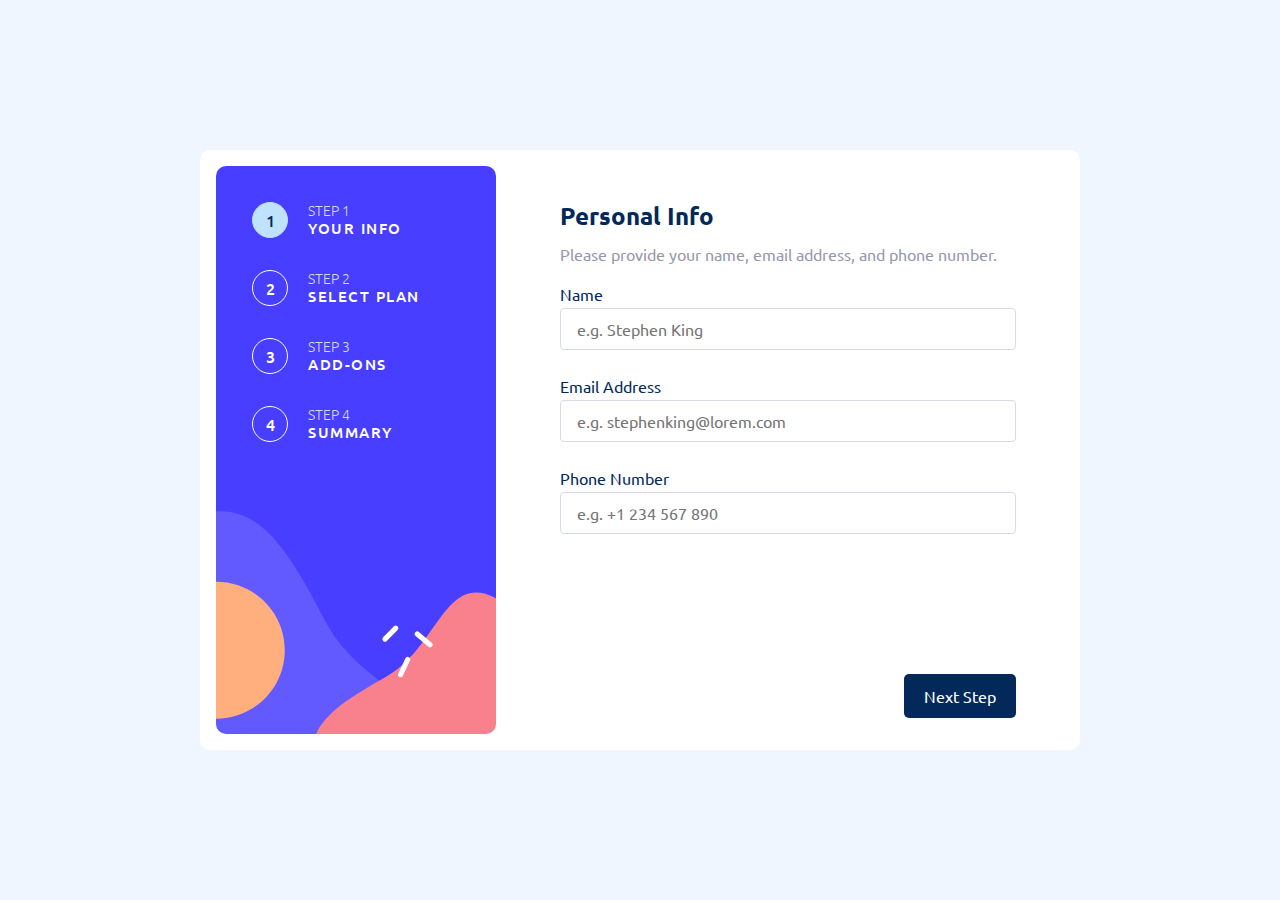
<file: index.html>
<!DOCTYPE html>
<html lang="en">
  <head>
    <meta charset="UTF-8" />
    <meta name="viewport" content="width=device-width, initial-scale=1.0" />
    <!-- displays site properly based on user's device -->

    <link
      rel="icon"
      type="image/png"
      sizes="32x32"
      href="./assets/images/favicon-32x32.png"
    />

    <link rel="preconnect" href="https://fonts.googleapis.com" />
    <link rel="preconnect" href="https://fonts.gstatic.com" crossorigin />
    <link
      href="https://fonts.googleapis.com/css2?family=Ubuntu:ital,wght@0,300;0,400;0,500;0,700;1,400;1,700&display=swap"
      rel="stylesheet"
    />

    <link rel="stylesheet" href="styles.css" />

    <title>Frontend Mentor | Multi-step form</title>

    <!-- Feel free to remove these styles or customise in your own stylesheet 👍 -->
    <style>
      .attribution {
        font-size: 11px;
        text-align: center;
      }
      .attribution a {
        color: hsl(228, 45%, 44%);
      }
    </style>
  </head>
  <body>
    <form action="get" id="multiStepForm" class="grid">
      <!-- Sidebar start -->
      <div class="sideBar flex">
        <div class="steps flex">
          <div class="step info flex">
            <span class="number circle active" id="firstCircle"> 1 </span>
            <div class="label desktopView">
              <h2 class="stepTitle">Step 1</h2>
              <h3 class="stepSubheading">Your Info</h3>
            </div>
          </div>
          <div class="step plan flex">
            <span class="number circle" id="secondCircle"> 2 </span>
            <div class="label desktopView">
              <h2 class="stepTitle">Step 2</h2>
              <h3 class="stepSubheading">Select Plan</h3>
            </div>
          </div>
          <div class="step add-on flex">
            <span class="number circle" id="thirdCircle"> 3 </span>
            <div class="label desktopView">
              <h2 class="stepTitle">Step 3</h2>
              <h3 class="stepSubheading">Add-ons</h3>
            </div>
          </div>
          <div class="step summary flex">
            <span class="number circle" id="fourthCircle"> 4 </span>
            <div class="label desktopView">
              <h2 class="stepTitle">Step 4</h2>
              <h3 class="stepSubheading">Summary</h3>
            </div>
          </div>
        </div>
      </div>
      <!-- Sidebar end -->
      <!-- Step 1 start -->
      <div class="tab flex info" id="infoTab">
        <h1 class="formTitle">Personal Info</h1>
        <p class="description">
          Please provide your name, email address, and phone number.
        </p>
        <ul class="formList">
          <li class="formLi" id="nameLi">
            <label for="name">Name</label>
            <input
              type="text"
              name="name"
              id="name"
              placeholder="e.g. Stephen King"
              required
            />
            <p class="fieldInvalid hidden" id="nameError">
              This field is required
            </p>
          </li>
          <li class="formLi" id="emailLi">
            <label for="name">Email Address</label>
            <input
              type="email"
              name="email"
              id="email"
              placeholder="e.g. stephenking@lorem.com"
              required
            />
            <p class="fieldInvalid hidden" id="emailError">
              This field is required
            </p>
          </li>
          <li class="formLi" id="phoneLi">
            <label for="phoneNumber">Phone Number</label>
            <input
              type="tel"
              name="phoneNumber"
              id="phoneNumber"
              placeholder="e.g. +1 234 567 890"
              required
            />
            <p class="fieldInvalid hidden" id="phoneError">
              This field is required
            </p>
          </li>
        </ul>
      </div>
      <!-- Step 1 end -->
      <!-- Step 2 start -->
      <div class="tab flex plan hidden" id="planTab">
        <h1 class="formTitle">Select Your Plan</h1>
        <p class="description">
          You have the option of monthly or yearly billing.
        </p>
        <fieldset class="radioGroup" role="form">
          <input
            type="radio"
            name="plan"
            id="arcade"
            value="arcade"
            checked
            required
          />
          <input type="radio" name="plan" id="advanced" value="advanced" />
          <input type="radio" name="plan" id="pro" value="pro" />
          <label for="arcade" class="planRadioBtn arcadeBtn">
            <img
              src="./assets/images/icon-arcade.svg"
              alt="arcade"
              class="radioBtnImg"
            />
            <h2 class="radioTitle">Arcade</h2>
            <p class="price arcadePrice">$9/mo</p>
            <p class="offer hidden" id="arcadeOffer">2 months free</p>
          </label>
          <label for="advanced" class="planRadioBtn advancedBtn">
            <img
              src="./assets/images/icon-advanced.svg"
              alt="advanced"
              class="radioBtnImg"
            />
            <h2 class="radioTitle">Advanced</h2>
            <p class="price advancedPrice">$12/mo</p>
            <p class="offer hidden" id="advancedOffer">2 months free</p>
          </label>

          <label for="pro" class="planRadioBtn proBtn">
            <img
              src="./assets/images/icon-pro.svg"
              alt="pro"
              class="radioBtnImg"
            />
            <h2 class="radioTitle">Pro</h2>
            <p class="price proPrice">$15/mo</p>
            <p class="offer hidden" id="proOffer">2 months free</p>
          </label>
        </fieldset>
        <div class="billingOptions flex">
          <span class="option monthly">monthly</span>
          <label class="switch yearlySwitch">
            <input id="billingOption" type="checkbox" />
            <span class="slider round"></span>
          </label>
          <span class="option yearly">yearly</span>
        </div>
      </div>
      <!-- Step 2 end -->
      <!-- Step 3 start -->
      <div class="tab flex addOn hidden" id="addOnTab">
        <h1 class="formTitle">Pick add-ons</h1>
        <p class="description">Add-ons help enhance your gaming experience.</p>
        <fieldset class="addOnsGroup" role="form">
          <input
            class="addOnInput"
            type="checkbox"
            name="addOn"
            id="onlineServiceInp"
            value="onlineService"
          />
          <input
            class="addOnInput"
            type="checkbox"
            name="addOn"
            id="largerStorageInp"
            value="largerStorage"
          />

          <input
            class="addOnInput"
            type="checkbox"
            name="addOn"
            id="customizeProfileInp"
            value="customizeProfile"
          />

          <label
            for="onlineServiceInp"
            class="addOnBtn onlineServiceBtn"
            id="onlineService"
          >
            <span class="checkBox">
              <img
                src="./assets/images/icon-checkmark.svg"
                alt=""
                class="checkmarkImg"
              />
            </span>
            <div class="textBox">
              <h2 class="addOnTitle">Online service</h2>
              <p class="subheading">Access to multiplayer games</p>
            </div>
            <p class="price" id="onlineServicePrice">+$10/yr</p>
          </label>
          <label
            for="largerStorageInp"
            class="addOnBtn largerStorageBtn"
            id="largerStorage"
          >
            <span class="checkBox">
              <img
                src="./assets/images/icon-checkmark.svg"
                alt=""
                class="checkmarkImg"
              />
            </span>

            <div class="textBox">
              <h2 class="addOnTitle">Larger storage</h2>
              <p class="subheading">Extra 1TB of cloud save</p>
            </div>
            <p class="price" id="largerStoragePrice">+$20/yr</p>
          </label>
          <label
            for="customizeProfileInp"
            class="addOnBtn customizeProfileBtn"
            id="customizeProfile"
          >
            <span class="checkBox">
              <img
                src="./assets/images/icon-checkmark.svg"
                alt=""
                class="checkmarkImg"
              />
            </span>

            <div class="textBox">
              <h2 class="addOnTitle">Customizable Profile</h2>
              <p class="subheading">Custom theme on your profile</p>
            </div>
            <p class="price" id="customizeProfilePrice">+$20/yr</p>
          </label>
        </fieldset>
      </div>
      <!-- Step 3 end -->
      <!-- Step 4 start 
        
      -->

      <div class="tab flex finishing hidden" id="finishingTab">
        <h1 class="formTitle">Finishing up</h1>
        <p class="description">
          Double-check everything looks OK before confirming.
        </p>
        <div class="summary flex">
          <div class="summaryDetails flex">
            <div class="summaryTop flex">
              <div class="planSelected">
                <p class="planTitle" id="planSelectedTitle">Arcade (Monthly)</p>
                <p class="change">Change</p>
              </div>
              <div class="planPrice" id="finalPlanPrice">$9/mo</div>
            </div>
            <div class="summaryAddons flex"></div>
          </div>
          <div class="summaryTotal flex">
            <p class="totalText" id="totalText">Total (per month)</p>
            <div class="totalPrice" id="finalTotalPrice">+$12/mo</div>
          </div>
        </div>
      </div>

      <!-- Dynamically add subscription and add-on selections here 

      Total (per month/year) Go Back Confirm -->

      <!-- Step 4 end -->

      <!-- Step 5 start 

      Thank you! Thanks for confirming your subscription! We hope you have fun
      using our platform. If you ever need support, please feel free to email us
      at support@loremgaming.com. 

      -->

      <div class="tab flex thankYou hidden" id="thankYouTab">
        <img
          src="./assets/images/icon-thank-you.svg"
          alt="thank you icon"
          class="thankYouIcon"
        />
        <h1 class="formTitle">Thank you!</h1>
        <p class="description">
          Thanks for confirming your subscription! We hope you have fun using
          our platform. If you ever need support, please feel free to email us
          at support@loremgaming.com.
        </p>
      </div>

      <!-- Step 5 end -->

      <div class="formBtnBox flex" id="formBtnBox">
        <button type="button" id="goBackBtn" class="formBtn invisible">
          Go Back
        </button>
        <button type="button" id="nextBtn" class="formBtn" value="next">
          Next Step
        </button>
      </div>
    </form>
    <script src="script.js"></script>
  </body>
</html>
</file>
<file: styles.css>
/* Box sizing rules */
*,
*::before,
*::after {
  box-sizing: border-box;
}

/* Remove default margin */
* {
  margin: 0;
  padding: 0;
  font: inherit;
}

/* Remove list styles on ul, ol elements with a list role, which suggests default styling will be removed */
ul[role="list"],
ol[role="list"] {
  list-style: none;
}

/* Set core root defaults */
html:focus-within {
  scroll-behavior: smooth;
}

/* Set core body defaults */
body {
  height: 100%;
  text-rendering: optimizeSpeed;
  line-height: 1.5;
}

/* A elements that don't have a class get default styles */
a:not([class]) {
  text-decoration-skip-ink: auto;
}

/* Make images easier to work with */
img,
picture,
svg {
  max-width: 100%;
  display: block;
}

/* Remove all animations, transitions and smooth scroll for people that prefer not to see them */
@media (prefers-reduced-motion: reduce) {
  html:focus-within {
    scroll-behavior: auto;
  }

  *,
  *::before,
  *::after {
    animation-duration: 0.01ms !important;
    animation-iteration-count: 1 !important;
    transition-duration: 0.01ms !important;
    scroll-behavior: auto !important;
  }
}

/* PAGE STYLING */

:root {
  /* page colors styling */
  /* primary colors */
  --marine-blue: hsl(213, 96%, 18%);
  --purplish-blue: hsl(243, 100%, 62%);
  --pastel-blue: hsl(228, 100%, 84%);
  --light-blue: hsl(206, 94%, 87%);
  --strawberry-red: hsl(354, 84%, 57%);
  /*secondary colors */
  --cool-gray: hsl(231, 11%, 63%);
  --light-gray: hsl(229, 24%, 87%);
  --magnolia: hsl(217, 100%, 97%);
  --alabaster: hsl(231, 100%, 99%);
  --white: hsl(0, 0%, 100%);
}

body {
  font-family: "Ubuntu", sans-serif;
  font-size: 1rem;
  background-color: var(--magnolia);
  width: 100vw;
}

.grid {
  display: grid;
}

.flex {
  display: flex;
}

/* form styling */

#multiStepForm {
  position: relative;
  width: 100%;
  height: 100vh;
  min-height: 650px;
  grid-template-columns: minmax(200px, 1fr);
}

/*side bar styling start*/

.sideBar {
  height: 25vh;
  min-height: 150px;
  max-height: 220px;
  width: 100%;
  background-color: var(--marine-blue);
  background-image: url("./assets/images/bg-sidebar-mobile.svg");
  background-position: center;
  background-size: cover;
  flex-direction: column;
  align-items: center;
}

.steps {
  margin-top: 1.75rem;
  align-items: center;
  justify-content: center;
  column-gap: 1.25rem;
}

.step {
  column-gap: 1.25rem;
  align-items: flex-start;
  text-align: left;
  color: var(--white);
}

.label {
  display: none;
}

.circle {
  border-radius: 50%;
  width: 36px;
  height: 36px;
  background-color: transparent;
  border: 1px solid var(--white);
}

.number {
  display: flex;
  align-items: center;
  justify-content: center;
  font-weight: 500;
}

.active {
  background-color: var(--light-blue);
  border: 1px solid var(--light-blue);
  color: var(--marine-blue);
}

/*side bar styling end*/

/*tab styling start*/
.tab {
  position: absolute;
  z-index: 2;
  left: 0;
  right: 0;
  margin: 6.75rem 1rem;
  padding: 2rem;
  border-radius: 1rem;
  flex-direction: column;
  color: var(--marine-blue);
  text-align: left;
  background-color: var(--white);
}

.formTitle {
  width: 100%;
  font-size: 1.5rem;
  color: var(--marine-blue);
  font-weight: 700;
}

p {
  color: var(--cool-gray);
  font-size: 1rem;
  font-weight: 400;
  margin: 0.25rem 0px 1rem;
}

.formList,
.radioGroup,
.addOnsGroup {
  display: flex;
  flex-direction: column;
  row-gap: 1rem;
  width: 100%;
  list-style-type: none;
}

.formLi {
  position: relative;
  display: flex;
  flex-direction: column;
  align-items: flex-start;
  row-gap: 0.125rem;
}

.formLi input {
  width: 100%;
  max-width: 500px;
  padding: 0.5rem 1rem;
  box-shadow: none;
  border: 1px solid var(--light-gray);
  border-radius: 4px;
  color: var(--marine-blue);
}

.formLi textarea:focus,
.formLi input:focus,
.formLi input:active,
.formLi input:focus-visible {
  outline-color: var(--purplish-blue);
}

/* plans tab styling */

#planTab {
  margin-top: 5rem;
}

.radioGroup {
  border: none;
  box-shadow: none;
  margin-bottom: 1rem;
}

.plan input[type="radio"] {
  display: none;
}

.plan label {
  height: min-content;
  width: 100%;
  display: grid;
  grid-template-columns: 50px 1fr;
  align-items: flex-start;
  justify-items: flex-start;
  column-gap: 0.5rem;
  background-color: var(--white);
  border: 1px solid var(--light-gray);
  border-radius: 8px;
  padding: 1rem;
  cursor: pointer;
}

.plan label p {
  margin: 0px;
}

.plan label .radioBtnImg {
  width: 40px;
  height: 40px;
  grid-column: 1;
  grid-row: 1 / 3;
}

.plan label .radioTitle,
.price,
.offer {
  grid-column: 2;
}

.plan .radioTitle {
  font-weight: 500;
}

.plan .price {
  font-size: 0.85rem;
  font-weight: 400;
}

.plan .offer {
  font-size: 0.85rem;
  color: var(--marine-blue);
}

.plan input[type="radio"]#arcade:checked:checked ~ .arcadeBtn,
.plan input[type="radio"]#advanced:checked:checked ~ .advancedBtn,
.plan input[type="radio"]#pro:checked:checked ~ .proBtn {
  border-color: var(--purplish-blue);
  background-color: var(--magnolia);
}

.plan input[type="radio"]#arcade:hover ~ .arcadeBtn,
.plan input[type="radio"]#advanced:hover ~ .advancedBtn,
.plan input[type="radio"]#pro:hover ~ .proBtn {
  border-color: var(--purplish-blue);
}

.plan .billingOptions {
  width: 100%;
  align-items: center;
  justify-content: center;
  padding: 0.75rem;
  border-radius: 6px;
  background-color: var(--magnolia);
  column-gap: 1rem;
}

.billingOptions .option {
  font-size: 0.85rem;
  font-weight: 500;
  color: var(--cool-gray);
  text-transform: capitalize;
}

/* The switch - the box around the slider */
.plan .billingOptions label {
  position: relative;
  display: inline-block;
  width: 40px;
  height: 24px;
  border: none;
  background-color: transparent;
  /*
  background-color: var(--marine-blue);*/
}

/* Hide default HTML checkbox */
.billingOptions .switch input {
  display: none;
}

/* The slider */
.billingOptions .slider {
  position: absolute;
  cursor: pointer;
  top: 0;
  left: 0;
  right: 0;
  bottom: 0;
  margin: auto;
  max-width: 40px;
  max-height: 18px;
  cursor: pointer;
  background-color: var(--marine-blue);
  -webkit-transition: 0.4s;
  transition: 0.4s;
}

.billingOptions .slider:before {
  position: absolute;
  content: "";
  height: 14px;
  width: 14px;
  left: 2px;
  bottom: 2px;
  background-color: white;
  -webkit-transition: 0.4s;
  transition: 0.4s;
}

.billingOptions input:checked + .slider:before {
  -webkit-transform: translateX(22px);
  -ms-transform: translateX(22px);
  transform: translateX(22px);
}

/* Rounded sliders */
.slider.round {
  border-radius: 1rem;
}

.slider.round:before {
  border-radius: 50%;
}

/* add ons */

.addOnsGroup {
  border: none;
  box-shadow: none;
  margin-bottom: 1rem;
}

/*
.addOn input[type="radio"] {
}*/

.addOn label {
  height: min-content;
  width: 100%;
  display: flex;
  align-items: center;
  column-gap: 1rem;
  background-color: var(--white);
  border: 1px solid var(--light-gray);
  border-radius: 8px;
  padding: 1rem;
  cursor: pointer;
}

.addOn input {
  display: none;
}

.addOn label .checkBox {
  position: relative;
  display: flex;
  align-items: center;
  justify-content: center;
  width: 100%;
  max-width: 22px;
  height: 22px;
  border: 1px solid var(--light-gray);
  border-radius: 4px;
  background-color: transparent;
}

.addOn label p {
  margin: 0px;
  font-size: 0.85rem;
}

.addOn label .textBox {
  display: flex;
  flex-direction: column;
  align-items: flex-start;
  margin-right: 2rem;
  font-weight: 400;
  width: 100%;
}

.addOn label .textBox .addOnTitle {
  font-weight: 500;
}

.addOn label .price {
  color: var(--purplish-blue);
  width: 100%;
  max-width: 60px;
  text-align: right;
}

.addOn input[type="checkbox"]#onlineServiceInp:checked:checked ~ #onlineService,
.addOn input[type="checkbox"]#largerStorageInp:checked:checked ~ #largerStorage,
.addOn
  input[type="checkbox"]#customizeProfileInp:checked:checked
  ~ #customizeProfile {
  border-color: var(--purplish-blue);
  background-color: var(--magnolia);
}

.addOn input[type="checkbox"]#onlineServiceInp:hover ~ #onlineService,
.addOn input[type="checkbox"]#largerStorageInp:hover ~ #largerStorage,
.addOn input[type="checkbox"]#customizeProfileInp:hover ~ #customizeProfile {
  border-color: var(--purplish-blue);
}

.addOn
  input[type="checkbox"]#onlineServiceInp:checked:checked
  ~ #onlineService
  .checkBox,
.addOn
  input[type="checkbox"]#largerStorageInp:checked:checked
  ~ #largerStorage
  .checkBox,
.addOn
  input[type="checkbox"]#customizeProfileInp:checked:checked
  ~ #customizeProfile
  .checkBox {
  background-color: var(--purplish-blue);
  border: none;
}

/*
.addOn
  input[type="checkbox"]#onlineService:checked:checked
  ~ #onlineService
  .checkBox:after {
  content: "";
  position: absolute;
  left: 5px;
  top: 9px;
  background: var(--white);
  width: 4px;
  height: 4px;
  box-shadow: 2px 0 0 white, 4px 0 0 white, 4px -2px 0 white, 4px -4px 0 white,
    4px -6px 0 white, 4px -8px 0 white;
  transform: rotate(45deg);
}*/

/* step 4 styling */
.finishing p {
  margin-bottom: 1.5rem;
}

.finishing .summary {
  flex-direction: column;
  width: 100%;
  row-gap: 0.5rem;
}

.summary .summaryDetails {
  width: 100%;
  border-radius: 10px;
  padding: 1rem;
  background-color: var(--magnolia);
  color: var(--cool-gray);
  flex-direction: column;
  border-collapse: collapse;
}

.summary p {
  margin: 0px;
}

.summaryTop {
  width: 100%;
  padding-bottom: 0.75rem;
  border-bottom: 1px solid var(--light-gray);
  align-items: center;
  justify-content: space-between;
  border-collapse: collapse;
}

.summaryTop .planTitle {
  text-transform: capitalize;
  font-weight: 500;
  color: var(--marine-blue);
}

.summaryTop .change {
  cursor: pointer;
  text-decoration: underline;
}

.summaryTop .planPrice {
  color: var(--marine-blue);
  font-weight: 500;
}

.summaryAddons {
  border-collapse: collapse;
  width: 100%;
  padding-top: 0.75rem;
  flex-direction: column;
  row-gap: 0.5rem;
}

.summaryAddons .addOn {
  width: 100%;
  flex-direction: row;
  justify-content: space-between;
  align-items: center;
}

.summaryAddons .addOn .addOnPrice {
  color: var(--marine-blue);
  font-weight: 400;
}

.summaryTotal {
  padding: 1rem;
  width: 100%;
  align-items: center;
  justify-content: space-between;
}

.summaryTotal .totalPrice {
  color: var(--purplish-blue);
  font-weight: 700;
}

.thankYou {
  row-gap: 1rem;
  align-items: center;
  justify-content: center;
  text-align: center;
}

.thankYouIcon {
  max-width: 80px;
  max-height: 80px;
  margin-bottom: 1.5rem;
}

/*tab styling end*/

/*button box styling start*/
.formBtnBox {
  position: fixed;
  z-index: 5;
  width: 100%;
  bottom: 0;
  padding: 1rem;
  align-items: center;
  justify-content: space-between;
  background-color: var(--white);
}

button {
  padding: 10px 20px;
  border: none;
  box-shadow: none;
  border-radius: 5px;
  text-align: center;
  text-transform: capitalize;
  color: var(--cool-gray);
  cursor: pointer;
}

#nextBtn {
  background-color: var(--marine-blue);
  color: var(--white);
}

#nextBtn:hover,
#nextBtn:focus {
  opacity: 0.85;
}

#goBackBtn {
  background-color: transparent;
  border: none;
}

#goBackBtn:hover,
#goBackBtn:focus {
  color: var(--marine-blue);
}

/*button box styling end*/

/* field validation */

.fieldInvalid {
  position: absolute !important;
  top: 0;
  right: 0;
  font-size: 0.85rem;
  color: var(--strawberry-red);
  transition: all 1s ease-in;
}

.inputInvalid {
  border-color: var(--strawberry-red) !important;
}

.hidden {
  display: none;
}

.invisible {
  visibility: hidden;
}
/* media queries */

@media only screen and (min-width: 768px) {
  /* form styling */

  #multiStepForm {
    position: absolute;
    top: 0;
    left: 0;
    right: 0;
    bottom: 0;
    margin: auto;
    width: 95vw;
    height: 100%;
    max-width: 880px;
    max-height: 600px;
    min-height: 400px;
    background-color: var(--white);
    grid-template-columns: 280px 1fr;
    padding: 1rem;
    border-radius: 10px;
    column-gap: 2rem;
  }

  /*side bar styling start*/

  .sideBar {
    height: 100%;
    max-width: none;
    max-height: none;
    width: 100%;
    background-color: var(--marine-blue);
    background-image: url("./assets/images/bg-sidebar-desktop.svg");
    background-position: center;
    background-size: cover;
    flex-direction: column;
    align-items: center;
    padding: 1.25rem;
    grid-column: 1;
    grid-row: 1 / 3;
    border-radius: 10px;
  }

  .steps {
    margin-top: 0px;
    width: 100%;
    flex-direction: column;
    align-items: center;
    row-gap: 2rem;
    padding: 1rem;
  }

  .step {
    width: 100%;
    column-gap: 1.25rem;
    text-align: left;
    color: var(--white);
    align-items: center;
    line-height: 1.25;
  }

  .label {
    display: flex;
    flex-direction: column;
    align-items: flex-start;
  }

  .stepTitle {
    font-size: 0.85rem;
    font-weight: lighter;
    text-transform: uppercase;
    color: var(--light-gray);
  }

  .stepSubheading {
    font-weight: 500;
    text-transform: uppercase;
    letter-spacing: 1.5px;
    font-size: 0.95rem;
  }

  /*side bar styling end*/

  .tab,
  .formBtnBox {
    background-color: transparent;
    position: relative;
    grid-column: 2;
    padding-right: 3rem;
  }

  .tab {
    margin: 0;
    row-gap: 0px;
  }

  .tab .formTitle {
    margin-bottom: 0.25rem;
  }

  /*
  .tab p {
    margin-bottom: 2.5rem;
  }*/

  .info .formList {
    row-gap: 1.5rem;
  }

  .info .formLi {
    display: flex;
    flex-direction: column;
    align-items: flex-start;
    row-gap: 0.125rem;
  }

  /* plans styling */

  #planTab {
    margin-top: unset;
  }

  .plan .radioGroup {
    flex-direction: row;
    column-gap: 1rem;
  }

  .plan label {
    height: auto;
    grid-template-columns: 1fr;
  }

  .plan label .radioBtnImg,
  .plan label .radioTitle,
  .plan label .price,
  .plan label .offer {
    grid-column: 1;
    grid-row: unset;
  }

  .plan label .radioBtnImg {
    margin-bottom: 2.25rem;
  }

  .thankYou {
    height: 100%;
    grid-row: 1 / 3;
  }

  .formBtnBox {
    align-items: flex-end;
  }
}
</file>
